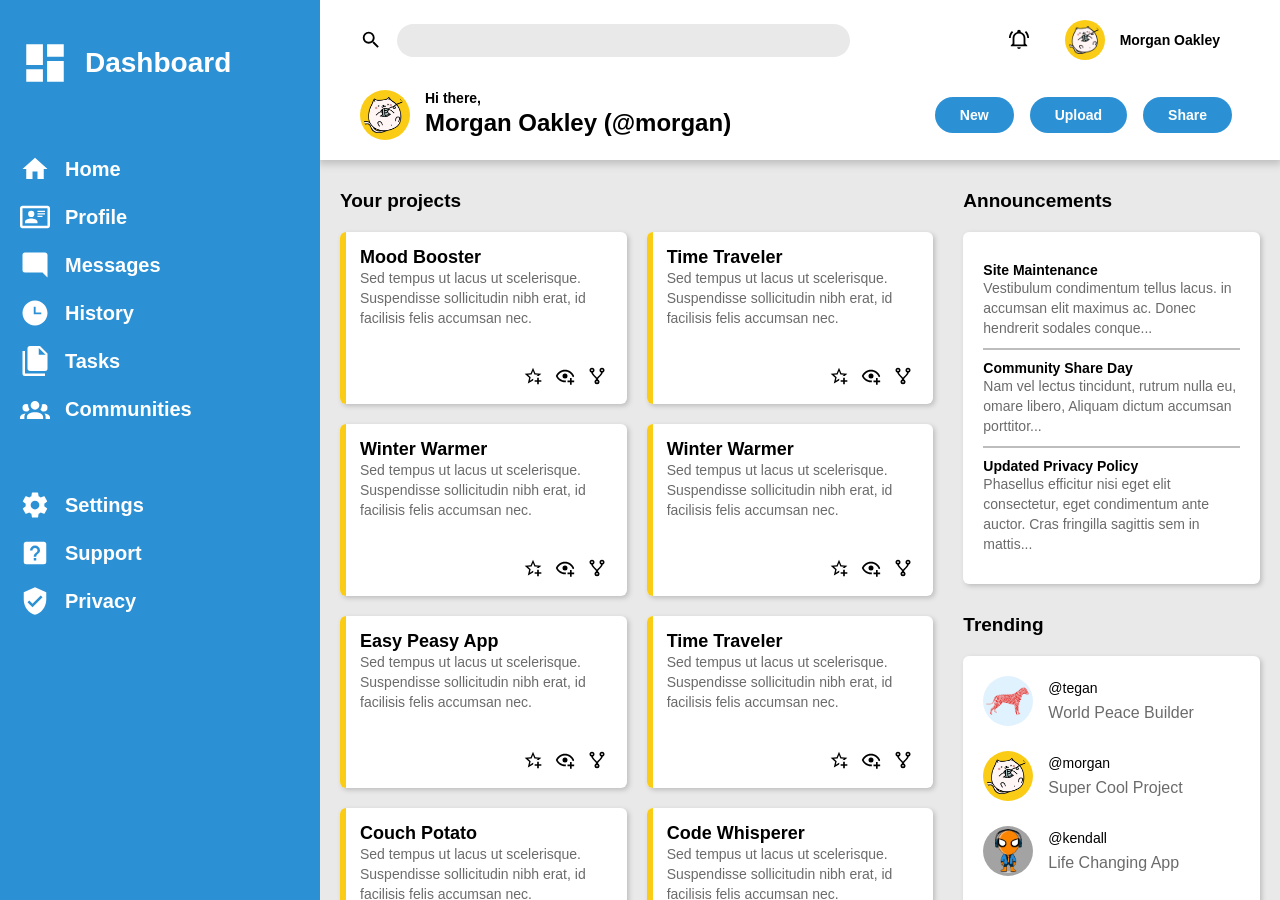
<file: index.html>
<!DOCTYPE html>
<html lang="en">
<head>
    <meta charset="UTF-8">
    <meta name="viewport" content="width=device-width, initial-scale=1.0">
    <title>Admin Panel</title>
    <link rel="stylesheet" href="styles.css">
    <script defer src="script.js"></script>
</head>
<body>  
    <nav id="sidebar">
        <div id="title">
            <svg xmlns="http://www.w3.org/2000/svg" viewBox="0 0 24 24"><title>view-dashboard</title><path d="M13,3V9H21V3M13,21H21V11H13M3,21H11V15H3M3,13H11V3H3V13Z" /></svg>
            <h1>Dashboard</h1>
        </div>
        <div id="nav-1">
            <div id="home">
                <svg xmlns="http://www.w3.org/2000/svg" viewBox="0 0 24 24"><title>home</title><path d="M10,20V14H14V20H19V12H22L12,3L2,12H5V20H10Z" /></svg>
                <a href="#home">Home</a>
            </div>
            <div id="profile">
                <svg xmlns="http://www.w3.org/2000/svg" viewBox="0 0 24 24"><title>card-account-details-outline</title><path d="M22,3H2C0.91,3.04 0.04,3.91 0,5V19C0.04,20.09 0.91,20.96 2,21H22C23.09,20.96 23.96,20.09 24,19V5C23.96,3.91 23.09,3.04 22,3M22,19H2V5H22V19M14,17V15.75C14,14.09 10.66,13.25 9,13.25C7.34,13.25 4,14.09 4,15.75V17H14M9,7A2.5,2.5 0 0,0 6.5,9.5A2.5,2.5 0 0,0 9,12A2.5,2.5 0 0,0 11.5,9.5A2.5,2.5 0 0,0 9,7M14,7V8H20V7H14M14,9V10H20V9H14M14,11V12H18V11H14" /></svg>
                <a href="#profile">Profile</a>
            </div>
            <div id="messages">
                <svg xmlns="http://www.w3.org/2000/svg" viewBox="0 0 24 24"><title>message-reply</title><path d="M22,4C22,2.89 21.1,2 20,2H4A2,2 0 0,0 2,4V16A2,2 0 0,0 4,18H18L22,22V4Z" /></svg>
                <a href="#messages">Messages</a>
            </div>
            <div id="history">
                <svg xmlns="http://www.w3.org/2000/svg" viewBox="0 0 24 24"><title>clock-time-three</title><path d="M12 2C6.5 2 2 6.5 2 12C2 17.5 6.5 22 12 22C17.5 22 22 17.5 22 12S17.5 2 12 2M17 13H11V7H12.5V11.5H17V13Z" /></svg>                
                <a href="#history">History</a>
            </div>
            <div id="tasks">
                <svg xmlns="http://www.w3.org/2000/svg" viewBox="0 0 24 24"><title>file-multiple</title><path d="M15,7H20.5L15,1.5V7M8,0H16L22,6V18A2,2 0 0,1 20,20H8C6.89,20 6,19.1 6,18V2A2,2 0 0,1 8,0M4,4V22H20V24H4A2,2 0 0,1 2,22V4H4Z" /></svg>
                <a href="#tasks">Tasks</a>
            </div>
            <div id="communities">
                <svg xmlns="http://www.w3.org/2000/svg" viewBox="0 0 24 24"><title>account-group</title><path d="M12,5.5A3.5,3.5 0 0,1 15.5,9A3.5,3.5 0 0,1 12,12.5A3.5,3.5 0 0,1 8.5,9A3.5,3.5 0 0,1 12,5.5M5,8C5.56,8 6.08,8.15 6.53,8.42C6.38,9.85 6.8,11.27 7.66,12.38C7.16,13.34 6.16,14 5,14A3,3 0 0,1 2,11A3,3 0 0,1 5,8M19,8A3,3 0 0,1 22,11A3,3 0 0,1 19,14C17.84,14 16.84,13.34 16.34,12.38C17.2,11.27 17.62,9.85 17.47,8.42C17.92,8.15 18.44,8 19,8M5.5,18.25C5.5,16.18 8.41,14.5 12,14.5C15.59,14.5 18.5,16.18 18.5,18.25V20H5.5V18.25M0,20V18.5C0,17.11 1.89,15.94 4.45,15.6C3.86,16.28 3.5,17.22 3.5,18.25V20H0M24,20H20.5V18.25C20.5,17.22 20.14,16.28 19.55,15.6C22.11,15.94 24,17.11 24,18.5V20Z" /></svg>
                <a href="#communities">Communities</a>
            </div>
        </div>
        <div id="nav-2">
            <div id="settings">
                <svg xmlns="http://www.w3.org/2000/svg" viewBox="0 0 24 24"><title>cog</title><path d="M12,15.5A3.5,3.5 0 0,1 8.5,12A3.5,3.5 0 0,1 12,8.5A3.5,3.5 0 0,1 15.5,12A3.5,3.5 0 0,1 12,15.5M19.43,12.97C19.47,12.65 19.5,12.33 19.5,12C19.5,11.67 19.47,11.34 19.43,11L21.54,9.37C21.73,9.22 21.78,8.95 21.66,8.73L19.66,5.27C19.54,5.05 19.27,4.96 19.05,5.05L16.56,6.05C16.04,5.66 15.5,5.32 14.87,5.07L14.5,2.42C14.46,2.18 14.25,2 14,2H10C9.75,2 9.54,2.18 9.5,2.42L9.13,5.07C8.5,5.32 7.96,5.66 7.44,6.05L4.95,5.05C4.73,4.96 4.46,5.05 4.34,5.27L2.34,8.73C2.21,8.95 2.27,9.22 2.46,9.37L4.57,11C4.53,11.34 4.5,11.67 4.5,12C4.5,12.33 4.53,12.65 4.57,12.97L2.46,14.63C2.27,14.78 2.21,15.05 2.34,15.27L4.34,18.73C4.46,18.95 4.73,19.03 4.95,18.95L7.44,17.94C7.96,18.34 8.5,18.68 9.13,18.93L9.5,21.58C9.54,21.82 9.75,22 10,22H14C14.25,22 14.46,21.82 14.5,21.58L14.87,18.93C15.5,18.67 16.04,18.34 16.56,17.94L19.05,18.95C19.27,19.03 19.54,18.95 19.66,18.73L21.66,15.27C21.78,15.05 21.73,14.78 21.54,14.63L19.43,12.97Z" /></svg>
                <a href="#settings">Settings</a>
            </div>
            <div id="support">
                <svg xmlns="http://www.w3.org/2000/svg" viewBox="0 0 24 24"><title>help-box</title><path d="M11,18H13V16H11V18M12,6A4,4 0 0,0 8,10H10A2,2 0 0,1 12,8A2,2 0 0,1 14,10C14,12 11,11.75 11,15H13C13,12.75 16,12.5 16,10A4,4 0 0,0 12,6M5,3H19A2,2 0 0,1 21,5V19A2,2 0 0,1 19,21H5A2,2 0 0,1 3,19V5A2,2 0 0,1 5,3Z" /></svg>
                <a href="#support">Support</a>
            </div>
            <div id="privacy">
                <svg xmlns="http://www.w3.org/2000/svg" viewBox="0 0 24 24"><title>shield-check</title><path d="M10,17L6,13L7.41,11.59L10,14.17L16.59,7.58L18,9M12,1L3,5V11C3,16.55 6.84,21.74 12,23C17.16,21.74 21,16.55 21,11V5L12,1Z" /></svg>
                <a href="#privacy">Privacy</a>
            </div>
        </div>
    </nav>
    <header id="header">
        <div id="header-1">
            <div id="search">
                <svg xmlns="http://www.w3.org/2000/svg" viewBox="0 0 24 24"><title>magnify</title><path d="M9.5,3A6.5,6.5 0 0,1 16,9.5C16,11.11 15.41,12.59 14.44,13.73L14.71,14H15.5L20.5,19L19,20.5L14,15.5V14.71L13.73,14.44C12.59,15.41 11.11,16 9.5,16A6.5,6.5 0 0,1 3,9.5A6.5,6.5 0 0,1 9.5,3M9.5,5C7,5 5,7 5,9.5C5,12 7,14 9.5,14C12,14 14,12 14,9.5C14,7 12,5 9.5,5Z" /></svg>
                <input id="search-bar"></input>
            </div>
            <div id="notifications"><svg xmlns="http://www.w3.org/2000/svg" viewBox="0 0 24 24"><title>bell-ring-outline</title><path d="M10,21H14A2,2 0 0,1 12,23A2,2 0 0,1 10,21M21,19V20H3V19L5,17V11C5,7.9 7.03,5.17 10,4.29C10,4.19 10,4.1 10,4A2,2 0 0,1 12,2A2,2 0 0,1 14,4C14,4.1 14,4.19 14,4.29C16.97,5.17 19,7.9 19,11V17L21,19M17,11A5,5 0 0,0 12,6A5,5 0 0,0 7,11V18H17V11M19.75,3.19L18.33,4.61C20.04,6.3 21,8.6 21,11H23C23,8.07 21.84,5.25 19.75,3.19M1,11H3C3,8.6 3.96,6.3 5.67,4.61L4.25,3.19C2.16,5.25 1,8.07 1,11Z" /></svg></div>
            <div id="profile-tag"><img alt="pp" src="img/cat-4475583_1280.png" class="profile-picture">Morgan Oakley</div>
        </div>
        <div id="header-2">
            <div id="greeting">
                <img alt="profile-picture" src="img/cat-4475583_1280.png" class="profile-picture">
                <p id="greeting-1">Hi there, </p>
                <p id="greeting-2">Morgan Oakley (@morgan)</p>
            </div>
            <div id="new" class="button">New</div>
            <div id="upload" class="button">Upload</div>
            <div id="share" class="button">Share</div>
        </div>
    </header>
    <main id="main">
        <div id="projects">
            <h2>Your projects</h2>
        </div>
        <div id="announcements">
            <h2>Announcements</h2>
            <div id="announcement-card">
                <div class="announcement">
                    <h4>Site Maintenance</h4>
                    <p>Vestibulum condimentum tellus lacus. in accumsan elit maximus ac. Donec hendrerit sodales conque...</p>
                </div>
                <hr>
                <div class="announcement">
                    <h4>Community Share Day</h4>
                    <p>Nam vel lectus tincidunt, rutrum nulla eu, omare libero, Aliquam dictum accumsan porttitor...</p>
                </div>
                <hr>
                <div class="announcement">
                    <h4>Updated Privacy Policy</h4>
                    <p>Phasellus efficitur nisi eget elit consectetur, eget condimentum ante auctor. Cras fringilla sagittis sem in mattis...</p>
                </div>

            </div>
        </div>
        <div id="trending">
            <h2>Trending</h2>
            <div id="trending-card">
                <div class="trending-profile">
                    <img alt="profile-picture" src="img/dog-4b345.png" class="profile-picture" id="dog">
                    <p class="profile-tag">@tegan</p>
                    <p class="profile-sub">World Peace Builder</p>
                </div>
                <div class="trending-profile">
                    <img alt="profile-picture" src="img/cat-4475583_1280.png" class="profile-picture">
                    <p class="profile-tag">@morgan</p>
                    <p class="profile-sub">Super Cool Project</p>
                </div>
                <div class="trending-profile">
                    <img alt="profile-picture" src="img/hero_in_orange_blue_costume.png" class="profile-picture" id="spidey">
                    <p class="profile-tag">@kendall</p>
                    <p class="profile-sub">Life Changing App</p>
                </div>
                <div class="trending-profile">
                    <img alt="profile-picture" src="img/penguin-5487301_1280.png" class="profile-picture" id="penguin">
                    <p class="profile-tag">@alex</p>
                    <p class="profile-sub">No Traffic Maker</p>
                </div>
            </div>
        </div>
    </main>
</body>
</html>
</file>
<file: styles.css>
:root{
    font-size: 10px;
    --light-blue: rgb(44, 145, 212);
    --lighter-blue: #E0F2FE;
    --white: #fff;
    --light-grey: #e9e9e9;
    --shadow-grey: rgb(190, 189, 189);
    --yellow: #facc15;
    --grey: #A3A3A3;
    --dark-grey: rgb(107, 107, 107);
    --pink: #FDA4AF;
}

* {
    padding: 0;
    margin: 0;
    box-sizing: border-box;
}
h1{
    font-size: 2.8rem;
    cursor: pointer;
}
h2{
    font-size: 1.9rem;
}
h3{
    font-size: 1.8rem;
}
p, div{
    font-size: 1.4rem;
}
a{
    color: var(--white);
    text-decoration: none;
}
input{
    outline: none;
    border: none;
    padding: 6px 12px;
    font-size: 1.8rem;
}
input:focus{
    box-shadow: 0px 0px 3px 1px var(--shadow-grey);
}
hr{
    border: 1px solid var(--shadow-grey);
}
body{
    font-family: 'Gill Sans', 'Gill Sans MT', Calibri, 'Trebuchet MS', sans-serif;
    height: 100vh;
    width: 100vw;
    overflow: hidden;
    display: grid;
    grid-template: auto 1fr / 1fr 3fr;
}
body>*{
    padding: 20px;
}
#sidebar{
    grid-row: 1/3;
    background-color:  var(--light-blue,);
    color: var(--white);
    z-index: 2;
    display: grid;
    grid-template-rows: auto auto auto 1fr;
    gap: 30px;
    font-weight: 900;
}
#sidebar a{
    font-size: 2.0rem;
}
#sidebar svg{
    fill: var(--white);
    height: 3rem;
    cursor: pointer;
}
#title, #sidebar > div > div {
    display: flex;
    align-items: center;
    gap: 15px;
    margin: 2vh 0;
}
#title svg{
    height: 5rem;
}
#header{
    display: grid;
    grid-template-rows: auto auto;
    box-shadow: 0px 2px 8px 2px var(--shadow-grey);
    z-index: 1;
    padding: 20px 40px;
}
#header-1{
    display: grid;
    place-items: center;
    grid-template-columns: 1fr repeat(2, auto);
    
}
#header-2{
    display: grid;
    grid-template-columns: 1fr repeat(3, auto);
    place-items: center;
    margin-top: 30px;
}
#header svg{
    height: 2.2rem;
    margin-right: 15px;
    cursor: pointer;
}
#notifications, #profile-tag{
    place-items: center;
}
#profile-tag{
    cursor: pointer;
    display: flex;
    margin: 0 20px;
    font-weight: 800;
}
#profile-tag img{
    height: 40px;
}
#greeting{
    place-self: start;
    display: grid;
    grid-template: auto auto / auto auto;
    font-weight: 800;
    cursor: pointer;
}
.profile-picture{
    background-color: var(--yellow);
    border-radius: 50px;
    padding: 3px;
    height: 50px;
    aspect-ratio: 1/1;
    object-fit: contain;
    grid-row: 1/3;
    margin-right: 15px;
}
#greeting-1{
    font-size: 1.4rem;
}
#greeting-2{
    font-size: 2.4rem;
}
#header .button{
    background-color: var(--light-blue);
    color: var(--white);
    border-radius: 50px;
    padding: 10px 25px;
    margin: 0 8px;
    cursor: pointer;
    font-weight: 800;
    font-size: 1.4rem;
}
#search{
    display: flex;
    align-items: center;
    place-self: center; 
    width: 100%;
}
#search-bar{
    background-color: var(--light-grey);
    width: 70%;
    border-radius: 50px;
}

#main{
    background-color: var(--light-grey);
    display: grid;
    grid-template: auto 1fr / 2fr 1fr;
    gap: 30px;
    overflow-y: scroll;
    padding-top: 30px;
}
#main h2{
    grid-column: 1 / -1;
}
#projects{
    grid-row: 1 / 3;
    display: grid;
    grid-template-columns: repeat( auto-fill, minmax(240px, 1fr) );
    gap: 20px;
    width: 100%;
    align-items: start;
}
.card{
    background-color: var(--white);
    border-radius: 6px;
    aspect-ratio: 2 / 1;
    position: relative;  
    box-shadow: 2px 2px 5px 0px var(--shadow-grey);
}
.card::before {
    content: "";
    display: block;
    padding-top: 60%;
}
.card-content{
    display: grid;
    grid-template-rows: 1fr auto;
    position: absolute;
    top: 0;
    height: 100%;
    padding: 15px 20px;
}
.card-content::before{
    content: '';
    background-color: var(--yellow);
    position: absolute;
    height: 100%;
    width: 6px;
    border-radius: 50px 0 0 50px;
}
.card-content p{
    font-size: 1.4rem;
    line-height: 2.0rem;
    color: var(--dark-grey);
}
.card-buttons{
    display: flex;
    justify-content: end;
    gap: 12px;
}
.card-text h3{
    cursor: pointer;
}
.card-content svg{
    height: 20px;
    cursor: pointer;
}
#announcements, #trending{
    display: grid;
    gap: 20px;
    width: 100%;
    align-items: start;
}
#announcement-card, #trending-card{
    background-color: var(--white);
    border-radius: 6px;
    box-shadow: 2px 2px 5px 0px var(--shadow-grey);
    padding: 20px;
}
.announcement{
    margin: 10px 0;
    cursor: pointer;
}
.announcement p{
    font-size: 1.4rem;
    line-height: 2.0rem;
    color: var(--dark-grey);
}
#trending{
    align-self: start;
}
#trending-card{
    display: grid;
    gap: 25px;
}
.trending-profile{
    display: grid;
    grid-template: auto auto / auto 1fr;
    align-items: center;
    cursor: pointer;
}
.profile-tag{
    font-size: 1.4rem;
}
.profile-sub{
    font-size: 1.6rem;
    color: var(--dark-grey);
}
.profile-picture#dog{
    background-color: var(--lighter-blue);
}
.profile-picture#spidey{
    background-color: var(--grey);
}
.profile-picture#penguin{
    background-color: var(--pink);
}
</file>
